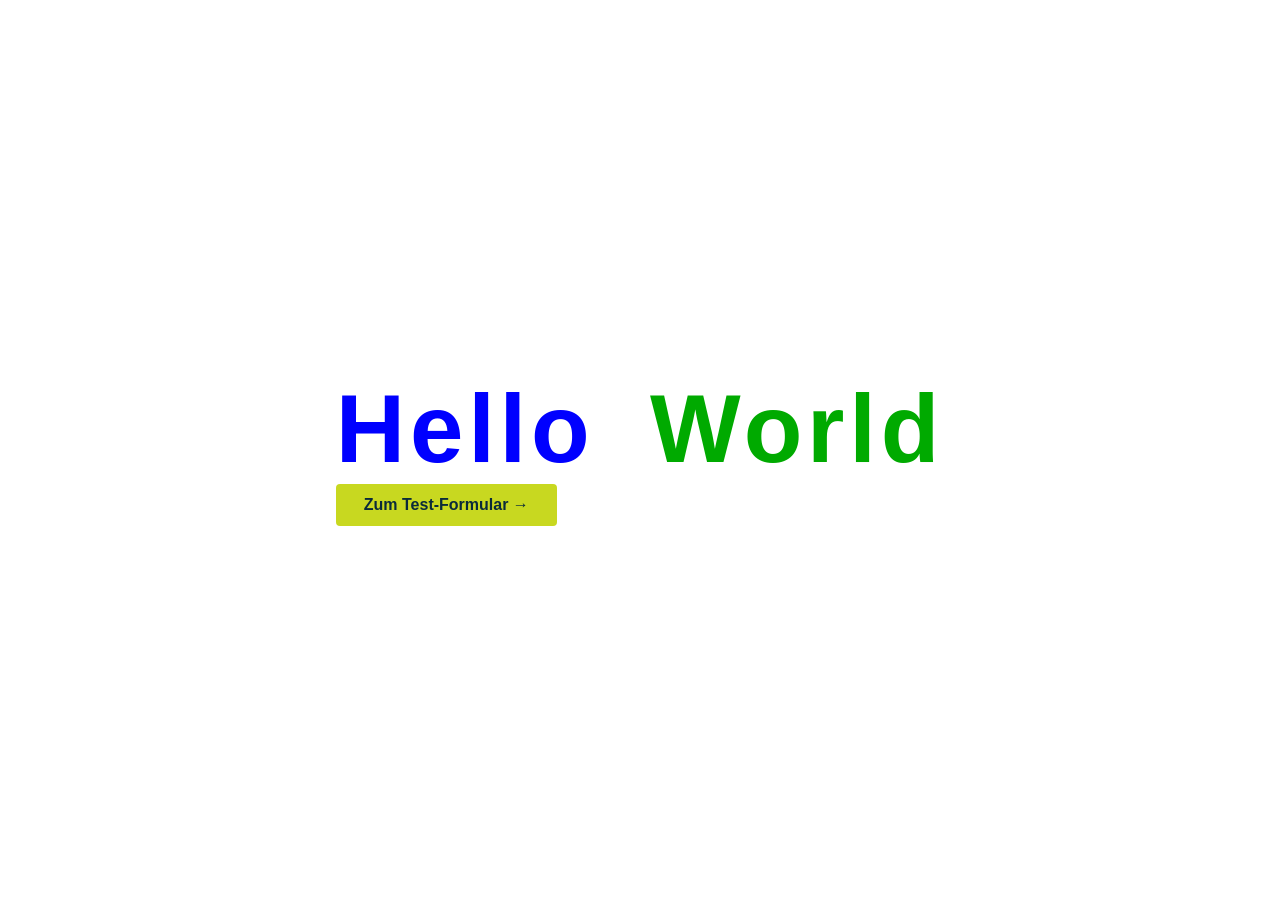
<file: src/index.html>
<!DOCTYPE html>
<html lang="de">
<head>
  <meta charset="UTF-8" />
  <meta name="viewport" content="width=device-width, initial-scale=1.0" />
  <meta http-equiv="X-Content-Type-Options" content="nosniff" />
  <meta http-equiv="X-Frame-Options" content="DENY" />
  <meta http-equiv="Content-Security-Policy" content="default-src 'self'; style-src 'self' 'unsafe-inline'; script-src 'none';" />
  <title>Hello World</title>
  <link rel="stylesheet" href="style.css" />
</head>
<body>
  <main>
    <h1>
      <span class="hello">Hello</span>
      <span class="world">World</span>
    </h1>
    <a href="test-formular.html" class="btn">Zum Test-Formular →</a>
  </main>
</body>
</html>
</file>
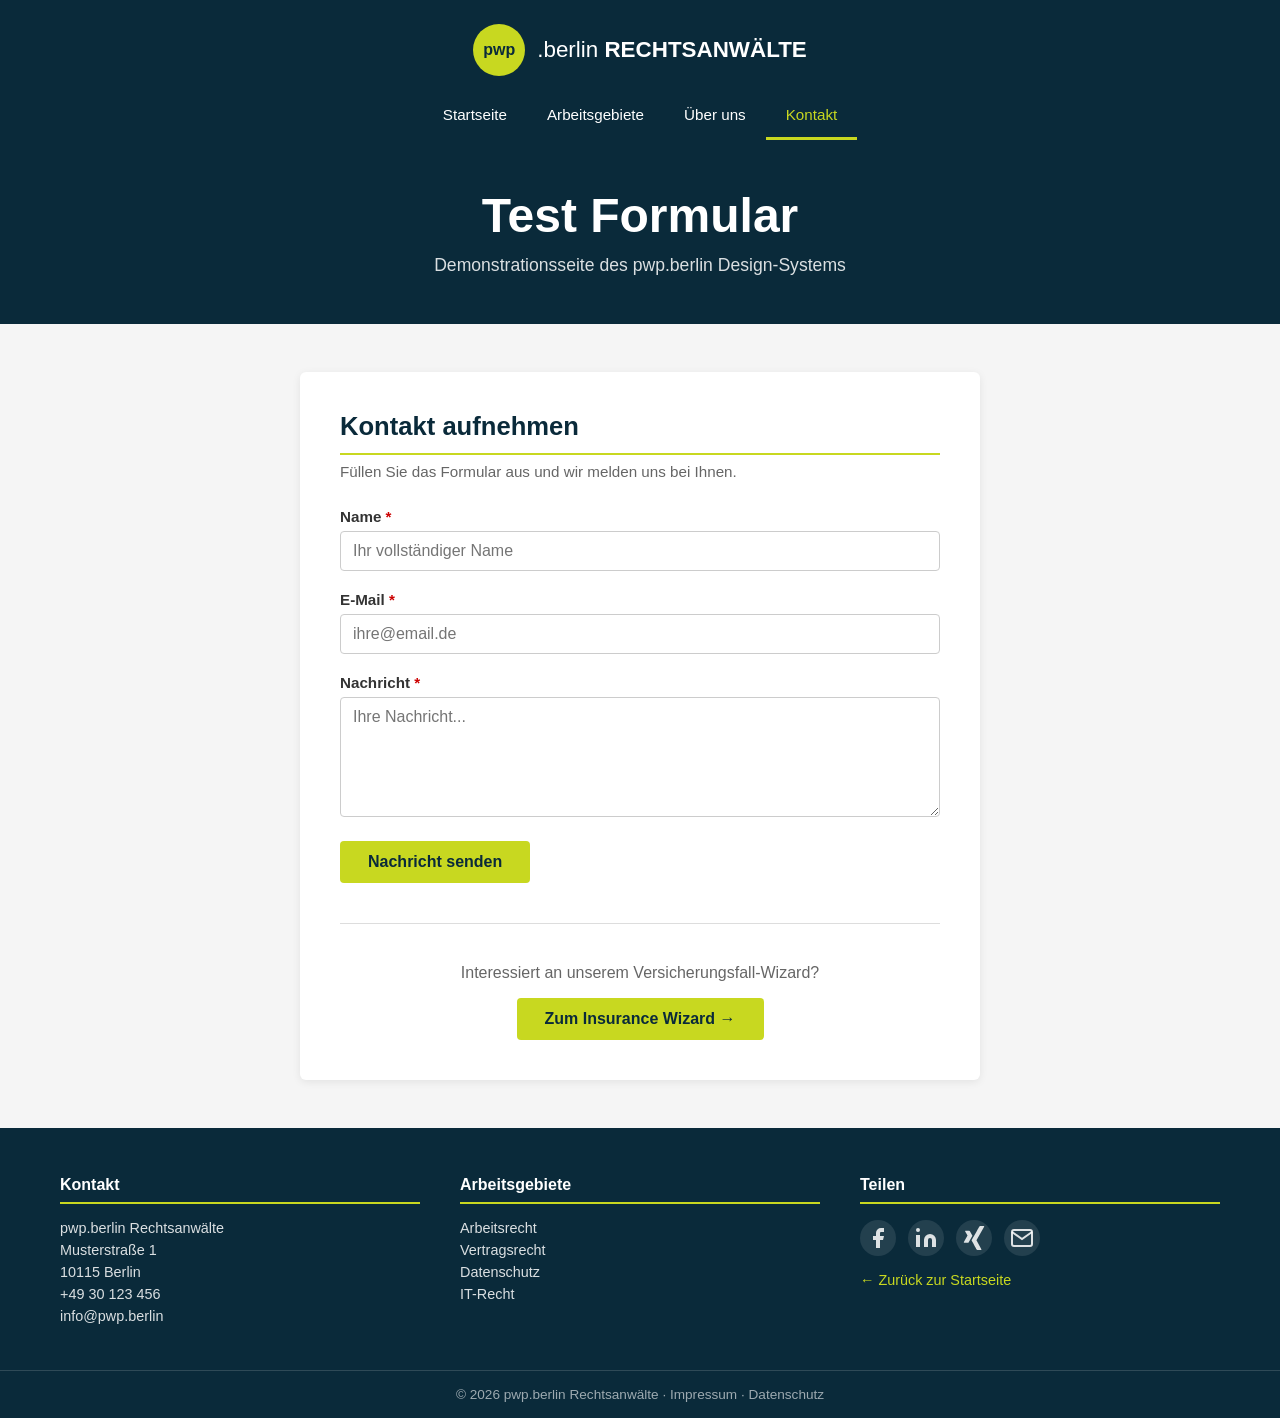
<file: src/test-formular.html>
<!DOCTYPE html>
<html lang="de">
<head>
  <meta charset="UTF-8" />
  <meta name="viewport" content="width=device-width, initial-scale=1.0" />
  <meta http-equiv="X-Content-Type-Options" content="nosniff" />
  <meta http-equiv="X-Frame-Options" content="DENY" />
  <meta http-equiv="Content-Security-Policy" content="default-src 'self'; style-src 'self' 'unsafe-inline'; script-src 'none';" />
  <title>Test Formular – pwp.berlin Rechtsanwälte</title>
  <link rel="stylesheet" href="pwp-style.css" />
</head>
<body>

  <!-- HEADER -->
  <header class="site-header">
    <div class="header-inner">
      <div class="logo">
        <span class="logo-circle">pwp</span>
        <span class="logo-text">.berlin <strong>RECHTSANWÄLTE</strong></span>
      </div>
      <nav class="main-nav" aria-label="Hauptnavigation">
        <ul>
          <li><a href="#">Startseite</a></li>
          <li><a href="#">Arbeitsgebiete</a></li>
          <li><a href="#">Über uns</a></li>
          <li><a href="#" aria-current="page">Kontakt</a></li>
        </ul>
      </nav>
    </div>
  </header>

  <!-- HERO -->
  <section class="hero">
    <div class="container">
      <h1>Test Formular</h1>
      <p>Demonstrationsseite des pwp.berlin Design-Systems</p>
    </div>
  </section>

  <!-- CONTENT -->
  <main class="content">
    <div class="container">
      <div class="form-card">
        <h2>Kontakt aufnehmen</h2>
        <p class="form-intro">Füllen Sie das Formular aus und wir melden uns bei Ihnen.</p>

        <form action="#" method="post" novalidate>
          <div class="form-group">
            <label for="name">Name <span class="required" aria-hidden="true">*</span></label>
            <input
              type="text"
              id="name"
              name="name"
              placeholder="Ihr vollständiger Name"
              required
              autocomplete="name"
              aria-required="true"
            />
          </div>

          <div class="form-group">
            <label for="email">E-Mail <span class="required" aria-hidden="true">*</span></label>
            <input
              type="email"
              id="email"
              name="email"
              placeholder="ihre@email.de"
              required
              autocomplete="email"
              aria-required="true"
            />
          </div>

          <div class="form-group">
            <label for="nachricht">Nachricht <span class="required" aria-hidden="true">*</span></label>
            <textarea
              id="nachricht"
              name="nachricht"
              rows="5"
              placeholder="Ihre Nachricht..."
              required
              aria-required="true"
            ></textarea>
          </div>

          <button type="submit" class="btn-primary">Nachricht senden</button>
        </form>

        <div style="margin-top: 40px; padding-top: 40px; border-top: 1px solid #ddd; text-align: center;">
          <p style="color: #666; margin-bottom: 16px;">Interessiert an unserem Versicherungsfall-Wizard?</p>
          <a href="wizard.html" class="btn-primary" style="display: inline-block;">Zum Insurance Wizard →</a>
        </div>
      </div>
    </div>
  </main>

  <!-- FOOTER -->
  <footer class="site-footer">
    <div class="container footer-grid">

      <div class="footer-col">
        <h3>Kontakt</h3>
        <p>pwp.berlin Rechtsanwälte</p>
        <p>Musterstraße 1</p>
        <p>10115 Berlin</p>
        <p><a href="tel:+4930123456">+49 30 123 456</a></p>
        <p><a href="mailto:info@pwp.berlin">info@pwp.berlin</a></p>
      </div>

      <div class="footer-col">
        <h3>Arbeitsgebiete</h3>
        <ul>
          <li><a href="#">Arbeitsrecht</a></li>
          <li><a href="#">Vertragsrecht</a></li>
          <li><a href="#">Datenschutz</a></li>
          <li><a href="#">IT-Recht</a></li>
        </ul>
      </div>

      <div class="footer-col">
        <h3>Teilen</h3>
        <div class="social-icons">
          <a href="#" aria-label="Facebook" class="social-icon">
            <svg xmlns="http://www.w3.org/2000/svg" viewBox="0 0 24 24" fill="currentColor" width="24" height="24"><path d="M18 2h-3a5 5 0 0 0-5 5v3H7v4h3v8h4v-8h3l1-4h-4V7a1 1 0 0 1 1-1h3z"/></svg>
          </a>
          <a href="#" aria-label="LinkedIn" class="social-icon">
            <svg xmlns="http://www.w3.org/2000/svg" viewBox="0 0 24 24" fill="currentColor" width="24" height="24"><path d="M16 8a6 6 0 0 1 6 6v7h-4v-7a2 2 0 0 0-2-2 2 2 0 0 0-2 2v7h-4v-7a6 6 0 0 1 6-6zM2 9h4v12H2z"/><circle cx="4" cy="4" r="2"/></svg>
          </a>
          <a href="#" aria-label="XING" class="social-icon">
            <svg xmlns="http://www.w3.org/2000/svg" viewBox="0 0 24 24" fill="currentColor" width="24" height="24"><path d="M18.188 0c-.517 0-.741.325-.927.66 0 0-7.455 13.224-7.702 13.657.015.024 4.919 9.023 4.919 9.023.17.308.436.66.967.66h3.454c.211 0 .375-.078.463-.22.089-.151.089-.346-.009-.536l-4.879-8.916c-.004-.006-.004-.016 0-.022L22.139.756c.095-.191.097-.387.006-.535C22.056.078 21.894 0 21.686 0h-3.498zM3.648 4.74c-.211 0-.385.074-.473.216-.09.149-.078.339.02.531l2.34 4.05c.004.01.004.016 0 .021L1.86 16.051c-.099.188-.093.381 0 .529.085.142.254.22.465.22h3.445c.528 0 .8-.362.96-.655l3.71-6.494-2.397-4.155c-.166-.29-.427-.656-.959-.656H3.648v-.1z"/></svg>
          </a>
          <a href="mailto:info@pwp.berlin" aria-label="E-Mail" class="social-icon">
            <svg xmlns="http://www.w3.org/2000/svg" viewBox="0 0 24 24" fill="none" stroke="currentColor" stroke-width="2" width="24" height="24"><path d="M4 4h16c1.1 0 2 .9 2 2v12c0 1.1-.9 2-2 2H4c-1.1 0-2-.9-2-2V6c0-1.1.9-2 2-2z"/><polyline points="22,6 12,13 2,6"/></svg>
          </a>
        </div>
        <p class="footer-back"><a href="index.html">← Zurück zur Startseite</a></p>
      </div>

    </div>
    <div class="footer-bottom">
      <p>© 2026 pwp.berlin Rechtsanwälte · <a href="#">Impressum</a> · <a href="#">Datenschutz</a></p>
    </div>
  </footer>

</body>
</html>
</file>
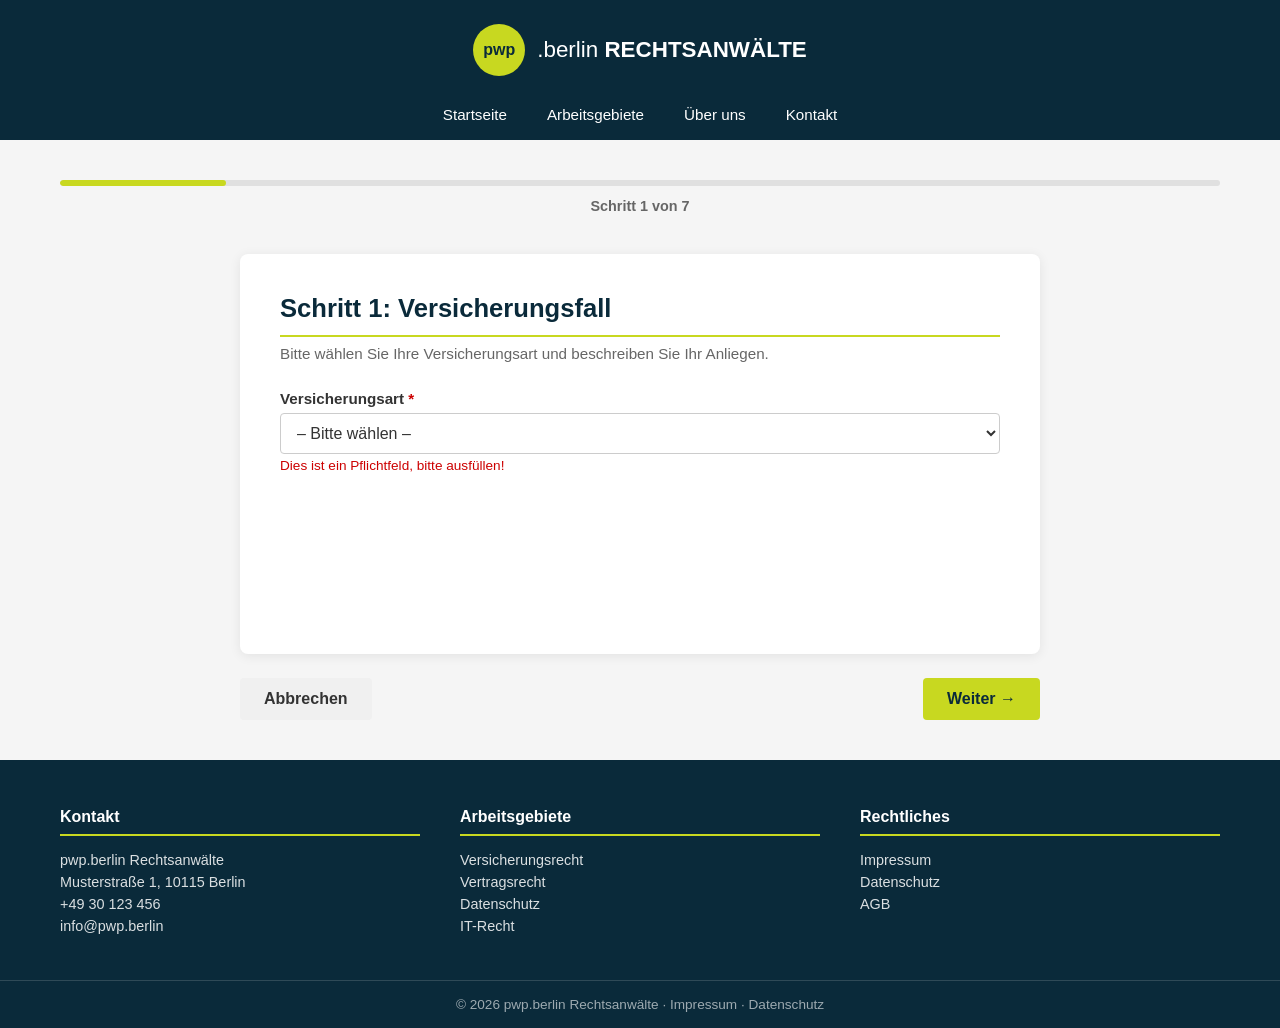
<file: src/wizard.html>
<!DOCTYPE html>
<html lang="de">
<head>
  <meta charset="UTF-8" />
  <meta name="viewport" content="width=device-width, initial-scale=1.0" />
  <meta http-equiv="X-Content-Type-Options" content="nosniff" />
  <meta http-equiv="X-Frame-Options" content="DENY" />
  <meta http-equiv="Content-Security-Policy" content="default-src 'self'; style-src 'self' 'unsafe-inline'; script-src 'self';" />
  <title>Versicherungsfall melden – pwp.berlin Rechtsanwälte</title>
  <link rel="stylesheet" href="pwp-style.css" />
  <link rel="stylesheet" href="wizard.css" />
</head>
<body>

  <!-- HEADER -->
  <header class="site-header">
    <div class="header-inner">
      <div class="logo">
        <span class="logo-circle">pwp</span>
        <span class="logo-text">.berlin <strong>RECHTSANWÄLTE</strong></span>
      </div>
      <nav class="main-nav" aria-label="Hauptnavigation">
        <ul>
          <li><a href="index.html">Startseite</a></li>
          <li><a href="#">Arbeitsgebiete</a></li>
          <li><a href="#">Über uns</a></li>
          <li><a href="test-formular.html">Kontakt</a></li>
        </ul>
      </nav>
    </div>
  </header>

  <!-- SESSION TIMEOUT WARNING -->
  <div id="timeout-warning" class="timeout-warning" role="alert" aria-live="assertive" hidden>
    <div class="timeout-warning-inner">
      <span>⚠️ Ihre Sitzung läuft in <strong id="timeout-countdown">2:00</strong> Minuten ab. Klicken Sie auf "Verlängern" um fortzufahren.</span>
      <button id="timeout-extend-btn" class="btn-extend">Verlängern</button>
    </div>
  </div>

  <!-- SESSION EXPIRED MODAL -->
  <div id="session-expired-modal" class="modal-overlay" hidden role="dialog" aria-modal="true" aria-labelledby="expired-title">
    <div class="modal-box">
      <h2 id="expired-title">⏱️ Sitzung abgelaufen</h2>
      <p>Ihre Sitzung ist abgelaufen. Ihre bisherigen Daten gehen leider verloren. Bitte starten Sie den Vorgang erneut.</p>
      <button onclick="location.reload()" class="btn-primary">Neu starten</button>
    </div>
  </div>

  <!-- WIZARD MAIN -->
  <main class="wizard-main">
    <div class="container">

      <!-- PROGRESS BAR -->
      <div class="progress-container" id="progress-container">
        <div class="progress-steps" id="progress-steps"></div>
        <div class="progress-bar-track">
          <div class="progress-bar-fill" id="progress-bar-fill"></div>
        </div>
        <div class="progress-label" id="progress-label">Schritt 1 von 6</div>
      </div>

      <!-- WIZARD STEPS -->
      <div class="wizard-card" id="wizard-card">

        <!-- STEP 1: Versicherungsfall -->
        <div class="wizard-step" id="step-1">
          <h2 class="step-title">Schritt 1: Versicherungsfall</h2>
          <p class="step-desc">Bitte wählen Sie Ihre Versicherungsart und beschreiben Sie Ihr Anliegen.</p>

          <div class="form-group">
            <label for="insurance-type">Versicherungsart <span class="required">*</span></label>
            <select id="insurance-type" name="insurance-type" required aria-required="true">
              <option value="">– Bitte wählen –</option>
              <option value="pkv">Private Krankenversicherung</option>
              <option value="kfz">KFZ-Versicherung</option>
              <option value="rechtsschutz">Rechtsschutzversicherung</option>
              <option value="haftpflicht">Haftpflichtversicherung</option>
              <option value="kreditausfall">Kreditausfallversicherung</option>
            </select>
            <span class="field-error" id="insurance-type-error" hidden>Dies ist ein Pflichtfeld, bitte ausfüllen!</span>
          </div>

          <div class="form-group" id="problem-group" hidden>
            <label for="problem-type">Problem / Anliegen <span class="required">*</span></label>
            <select id="problem-type" name="problem-type" required aria-required="true">
              <option value="">– Bitte wählen –</option>
            </select>
            <span class="field-error" id="problem-type-error" hidden>Dies ist ein Pflichtfeld, bitte ausfüllen!</span>
          </div>

          <div class="hint-box" id="hint-box" hidden>
            <span class="hint-icon">ℹ️</span>
            <span id="hint-text"></span>
          </div>

          <div class="not-relevant-box" id="not-relevant-box" hidden>
            <span class="warn-icon">⚠️</span>
            <p>Wir können diesen Fall leider nicht bearbeiten. Die Kreditausfallversicherung liegt nicht in unserem Tätigkeitsbereich. Bitte wenden Sie sich an einen spezialisierten Anbieter.</p>
            <a href="index.html" class="btn-secondary">Zurück zur Startseite</a>
          </div>
        </div>

        <!-- STEP 2: Persönliche Daten -->
        <div class="wizard-step" id="step-2" hidden>
          <h2 class="step-title">Schritt 2: Persönliche Angaben</h2>
          <p class="step-desc">Bitte geben Sie Ihre persönlichen Daten ein.</p>

          <div class="form-group">
            <label for="first-name">Vorname <span class="required">*</span></label>
            <input type="text" id="first-name" name="first-name" autocomplete="given-name" aria-required="true" placeholder="Ihr Vorname" />
            <span class="field-error" id="first-name-error" hidden>Dies ist ein Pflichtfeld, bitte ausfüllen!</span>
          </div>
          <div class="form-group">
            <label for="last-name">Nachname <span class="required">*</span></label>
            <input type="text" id="last-name" name="last-name" autocomplete="family-name" aria-required="true" placeholder="Ihr Nachname" />
            <span class="field-error" id="last-name-error" hidden>Dies ist ein Pflichtfeld, bitte ausfüllen!</span>
          </div>
          <div class="form-group">
            <label for="email">E-Mail <span class="required">*</span></label>
            <input type="email" id="email" name="email" autocomplete="email" aria-required="true" placeholder="ihre@email.de" />
            <span class="field-error" id="email-error" hidden>Dies ist ein Pflichtfeld, bitte ausfüllen!</span>
          </div>
          <div class="form-group">
            <label for="phone">Telefon <span class="required">*</span></label>
            <input type="tel" id="phone" name="phone" autocomplete="tel" aria-required="true" placeholder="+49 30 123456" />
            <span class="field-error" id="phone-error" hidden>Dies ist ein Pflichtfeld, bitte ausfüllen!</span>
          </div>
        </div>

        <!-- STEP 3: Versicherungsdaten -->
        <div class="wizard-step" id="step-3" hidden>
          <h2 class="step-title">Schritt 3: Versicherungsdaten</h2>
          <p class="step-desc">Bitte geben Sie die Daten Ihrer Versicherung ein.</p>

          <div class="form-group">
            <label for="insurance-company">Versicherungsgesellschaft <span class="required">*</span></label>
            <input type="text" id="insurance-company" name="insurance-company" aria-required="true" placeholder="z.B. Allianz, AXA, ..." />
            <span class="field-error" id="insurance-company-error" hidden>Dies ist ein Pflichtfeld, bitte ausfüllen!</span>
          </div>
          <div class="form-group">
            <label for="policy-number">Versicherungsnummer <span class="required">*</span></label>
            <input type="text" id="policy-number" name="policy-number" aria-required="true" placeholder="z.B. 123-456-789" />
            <span class="field-error" id="policy-number-error" hidden>Dies ist ein Pflichtfeld, bitte ausfüllen!</span>
          </div>
          <div class="form-group">
            <label for="incident-date">Datum des Vorfalls <span class="required">*</span></label>
            <input type="date" id="incident-date" name="incident-date" aria-required="true" />
            <span class="field-error" id="incident-date-error" hidden>Dies ist ein Pflichtfeld, bitte ausfüllen!</span>
          </div>
        </div>

        <!-- STEP 4: Fallbeschreibung -->
        <div class="wizard-step" id="step-4" hidden>
          <h2 class="step-title">Schritt 4: Fallbeschreibung</h2>
          <p class="step-desc">Beschreiben Sie Ihren Fall so ausführlich wie möglich.</p>

          <div class="form-group">
            <label for="case-description">Beschreibung des Falls <span class="required">*</span></label>
            <textarea id="case-description" name="case-description" rows="6" aria-required="true" placeholder="Bitte beschreiben Sie Ihren Fall ausführlich..."></textarea>
            <span class="field-error" id="case-description-error" hidden>Dies ist ein Pflichtfeld, bitte ausfüllen!</span>
          </div>
          <div class="form-group">
            <label for="desired-outcome">Gewünschtes Ergebnis <span class="required">*</span></label>
            <input type="text" id="desired-outcome" name="desired-outcome" aria-required="true" placeholder="Was erhoffen Sie sich?" />
            <span class="field-error" id="desired-outcome-error" hidden>Dies ist ein Pflichtfeld, bitte ausfüllen!</span>
          </div>
        </div>

        <!-- STEP 5: Weitere Angaben (nur bei KFZ Unfall) -->
        <div class="wizard-step" id="step-5" hidden>
          <h2 class="step-title">Schritt 5: Weitere Angaben</h2>
          <p class="step-desc" id="step5-desc">Bitte machen Sie weitere Angaben zu Ihrem Fall.</p>

          <div class="form-group">
            <label for="additional-info">Zusätzliche Informationen <span class="required">*</span></label>
            <textarea id="additional-info" name="additional-info" rows="4" aria-required="true" placeholder="Weitere relevante Informationen..."></textarea>
            <span class="field-error" id="additional-info-error" hidden>Dies ist ein Pflichtfeld, bitte ausfüllen!</span>
          </div>
          <div class="form-group">
            <label for="witness">Zeugen / Beteiligte <span class="required">*</span></label>
            <input type="text" id="witness" name="witness" aria-required="true" placeholder="Namen und Kontaktdaten falls vorhanden, sonst 'keine'" />
            <span class="field-error" id="witness-error" hidden>Dies ist ein Pflichtfeld, bitte ausfüllen!</span>
          </div>
        </div>

        <!-- STEP 6: Zustimmung & Datenschutz -->
        <div class="wizard-step" id="step-6" hidden>
          <h2 class="step-title">Schritt 6: Zustimmung & Datenschutz</h2>
          <p class="step-desc">Bitte überprüfen Sie Ihre Angaben und stimmen Sie der Datenspeicherung zu.</p>

          <div class="summary-box" id="summary-preview"></div>

          <div class="form-group checkbox-group">
            <label class="checkbox-label">
              <input type="checkbox" id="consent-checkbox" name="consent" aria-required="true" />
              <span>Ich stimme der Speicherung meiner Daten gemäß der <a href="#" target="_blank">Datenschutzerklärung</a> zu. <span class="required">*</span></span>
            </label>
            <span class="field-error" id="consent-error" hidden>Dies ist ein Pflichtfeld, bitte ausfüllen!</span>
          </div>

          <div class="backend-error" id="backend-error" hidden>
            <span>❌ Fehler beim Speichern. Bitte versuchen Sie es später erneut.</span>
          </div>
        </div>

        <!-- STEP 7: SUCCESS -->
        <div class="wizard-step" id="step-7" hidden>
          <div class="success-content">
            <div class="success-icon">✅</div>
            <h2>Ihr Antrag wurde erfolgreich übermittelt!</h2>
            <p>Vielen Dank für Ihre Anfrage. Wir werden uns so schnell wie möglich bei Ihnen melden.</p>

            <div class="process-id-box">
              <p class="process-id-label">Ihre ProzessID:</p>
              <p class="process-id-value" id="process-id-display"></p>
              <div class="process-id-actions">
                <button class="btn-secondary" id="copy-process-id">📋 Kopieren</button>
                <button class="btn-secondary" onclick="window.print()">🖨️ Drucken</button>
              </div>
              <p class="copy-confirm" id="copy-confirm" hidden>✅ Kopiert!</p>
            </div>

            <div class="success-summary" id="success-summary"></div>
            <a href="index.html" class="btn-primary" style="display:inline-block;margin-top:24px;">Zurück zur Startseite</a>
          </div>
        </div>

      </div><!-- end wizard-card -->

      <!-- NAVIGATION BUTTONS -->
      <div class="wizard-nav" id="wizard-nav">
        <button class="btn-cancel" id="cancel-btn" onclick="confirmCancel()">Abbrechen</button>
        <div class="wizard-nav-right">
          <button class="btn-secondary" id="back-btn" hidden onclick="wizardBack()">← Zurück</button>
          <button class="btn-primary" id="next-btn" onclick="wizardNext()">Weiter →</button>
        </div>
      </div>

    </div>
  </main>

  <!-- FOOTER -->
  <footer class="site-footer">
    <div class="container footer-grid">
      <div class="footer-col">
        <h3>Kontakt</h3>
        <p>pwp.berlin Rechtsanwälte</p>
        <p>Musterstraße 1, 10115 Berlin</p>
        <p><a href="tel:+4930123456">+49 30 123 456</a></p>
        <p><a href="mailto:info@pwp.berlin">info@pwp.berlin</a></p>
      </div>
      <div class="footer-col">
        <h3>Arbeitsgebiete</h3>
        <ul>
          <li><a href="#">Versicherungsrecht</a></li>
          <li><a href="#">Vertragsrecht</a></li>
          <li><a href="#">Datenschutz</a></li>
          <li><a href="#">IT-Recht</a></li>
        </ul>
      </div>
      <div class="footer-col">
        <h3>Rechtliches</h3>
        <ul>
          <li><a href="#">Impressum</a></li>
          <li><a href="#">Datenschutz</a></li>
          <li><a href="#">AGB</a></li>
        </ul>
      </div>
    </div>
    <div class="footer-bottom">
      <p>© 2026 pwp.berlin Rechtsanwälte · <a href="#">Impressum</a> · <a href="#">Datenschutz</a></p>
    </div>
  </footer>

  <script src="wizard.js"></script>
</body>
</html>
</file>
<file: src/style.css>
/* KAN-6 - Hello World Styling */
*, *::before, *::after {
  box-sizing: border-box;
  margin: 0;
  padding: 0;
}

body {
  display: flex;
  justify-content: center;
  align-items: center;
  min-height: 100vh;
  background-color: #ffffff;
  font-family: Arial, Helvetica, sans-serif;
  flex-direction: column;
  gap: 2rem;
}

@media (prefers-color-scheme: dark) {
  body { background-color: #1a1a1a; }
}

h1 {
  font-size: clamp(2rem, 8vw, 6rem);
  font-weight: bold;
  letter-spacing: 0.05em;
}

.hello { color: #0000FF; }
.world { color: #00AA00; margin-left: 0.25em; }

.btn {
  display: inline-block;
  background-color: #c8d820;
  color: #0a2a3a;
  padding: 12px 28px;
  border-radius: 4px;
  text-decoration: none;
  font-weight: bold;
  font-size: 1rem;
  transition: background-color 0.2s;
}

.btn:hover {
  background-color: #d8e830;
}
</file>
<file: src/pwp-style.css>
/* KAN-7 - pwp.berlin Design System */

/* ===== RESET & BASE ===== */
*, *::before, *::after {
  box-sizing: border-box;
  margin: 0;
  padding: 0;
}

:root {
  --color-petrol: #0a2a3a;
  --color-lime: #c8d820;
  --color-lime-hover: #d8e830;
  --color-bg: #f5f5f5;
  --color-white: #ffffff;
  --color-text: #333333;
  --color-border: #cccccc;
  --max-width: 1200px;
  --font: 'Helvetica Neue', Helvetica, Arial, sans-serif;
}

html { scroll-behavior: smooth; }

body {
  font-family: var(--font);
  font-size: 16px;
  color: var(--color-text);
  background-color: var(--color-bg);
  min-height: 100vh;
  display: flex;
  flex-direction: column;
}

a { color: var(--color-lime); text-decoration: none; }
a:hover { text-decoration: underline; }

ul { list-style: none; }

.container {
  max-width: var(--max-width);
  margin: 0 auto;
  padding: 0 20px;
}

/* ===== HEADER ===== */
.site-header {
  background-color: var(--color-petrol);
  padding: 0 20px;
}

.header-inner {
  max-width: var(--max-width);
  margin: 0 auto;
  display: flex;
  flex-direction: column;
  align-items: center;
  padding: 24px 0 0;
  gap: 16px;
}

.logo {
  display: flex;
  align-items: center;
  gap: 12px;
  color: var(--color-white);
  font-size: 1.4rem;
}

.logo-circle {
  background-color: var(--color-lime);
  color: var(--color-petrol);
  font-weight: bold;
  border-radius: 50%;
  width: 52px;
  height: 52px;
  display: flex;
  align-items: center;
  justify-content: center;
  font-size: 1rem;
  flex-shrink: 0;
}

.logo-text { color: var(--color-white); }
.logo-text strong { font-weight: 800; }

.main-nav ul {
  display: flex;
  gap: 0;
}

.main-nav a {
  color: var(--color-white);
  padding: 14px 20px;
  display: block;
  font-size: 0.95rem;
  border-bottom: 3px solid transparent;
  transition: border-color 0.2s, color 0.2s;
}

.main-nav a:hover,
.main-nav a[aria-current="page"] {
  border-bottom-color: var(--color-lime);
  color: var(--color-lime);
  text-decoration: none;
}

/* ===== HERO ===== */
.hero {
  background-color: var(--color-petrol);
  color: var(--color-white);
  padding: 48px 20px;
  text-align: center;
}

.hero h1 {
  font-size: clamp(1.8rem, 4vw, 3rem);
  font-weight: 800;
  margin-bottom: 12px;
}

.hero p {
  font-size: 1.1rem;
  opacity: 0.85;
}

/* ===== CONTENT ===== */
.content {
  flex: 1;
  padding: 48px 20px;
}

.form-card {
  background-color: var(--color-white);
  border-radius: 6px;
  padding: 40px;
  max-width: 680px;
  margin: 0 auto;
  box-shadow: 0 2px 8px rgba(0,0,0,0.08);
}

.form-card h2 {
  font-size: 1.6rem;
  color: var(--color-petrol);
  margin-bottom: 8px;
  padding-bottom: 12px;
  border-bottom: 2px solid var(--color-lime);
}

.form-intro {
  color: #666;
  margin-bottom: 28px;
  font-size: 0.95rem;
}

.form-group {
  margin-bottom: 20px;
}

.form-group label {
  display: block;
  font-weight: 600;
  margin-bottom: 6px;
  color: var(--color-text);
  font-size: 0.95rem;
}

.required { color: #cc0000; }

.form-group input,
.form-group textarea {
  width: 100%;
  padding: 10px 12px;
  border: 1px solid var(--color-border);
  border-radius: 4px;
  font-family: var(--font);
  font-size: 1rem;
  color: var(--color-text);
  background-color: var(--color-white);
  transition: border-color 0.2s, box-shadow 0.2s;
}

.form-group input:focus,
.form-group textarea:focus {
  outline: none;
  border-color: var(--color-lime);
  box-shadow: 0 0 0 3px rgba(200, 216, 32, 0.25);
}

.form-group textarea {
  resize: vertical;
  min-height: 120px;
}

.btn-primary {
  background-color: var(--color-lime);
  color: var(--color-petrol);
  border: none;
  padding: 12px 28px;
  border-radius: 4px;
  font-size: 1rem;
  font-weight: 700;
  cursor: pointer;
  font-family: var(--font);
  transition: background-color 0.2s;
}

.btn-primary:hover {
  background-color: var(--color-lime-hover);
}

/* ===== FOOTER ===== */
.site-footer {
  background-color: var(--color-petrol);
  color: var(--color-white);
  padding-top: 48px;
}

.footer-grid {
  display: grid;
  grid-template-columns: repeat(3, 1fr);
  gap: 40px;
  padding-bottom: 40px;
}

.footer-col h3 {
  font-size: 1rem;
  font-weight: 700;
  margin-bottom: 16px;
  padding-bottom: 8px;
  border-bottom: 2px solid var(--color-lime);
  color: var(--color-white);
}

.footer-col p,
.footer-col li {
  font-size: 0.9rem;
  margin-bottom: 6px;
  color: rgba(255,255,255,0.85);
}

.footer-col a {
  color: rgba(255,255,255,0.85);
}

.footer-col a:hover {
  color: var(--color-lime);
}

.social-icons {
  display: flex;
  gap: 12px;
  margin-bottom: 16px;
}

.social-icon {
  color: var(--color-white);
  display: flex;
  align-items: center;
  justify-content: center;
  width: 36px;
  height: 36px;
  border-radius: 50%;
  background-color: rgba(255,255,255,0.1);
  transition: background-color 0.2s, color 0.2s;
}

.social-icon:hover {
  background-color: var(--color-lime);
  color: var(--color-petrol);
  text-decoration: none;
}

.footer-back a {
  color: var(--color-lime);
  font-size: 0.9rem;
}

.footer-bottom {
  border-top: 1px solid rgba(255,255,255,0.15);
  text-align: center;
  padding: 16px 20px;
  font-size: 0.85rem;
  color: rgba(255,255,255,0.6);
}

.footer-bottom a {
  color: rgba(255,255,255,0.6);
}

.footer-bottom a:hover {
  color: var(--color-lime);
}

/* ===== RESPONSIVE ===== */
@media (max-width: 1024px) {
  .footer-grid {
    grid-template-columns: repeat(2, 1fr);
  }
}

@media (max-width: 768px) {
  .header-inner {
    align-items: flex-start;
    padding: 16px 0 0;
  }

  .main-nav ul {
    flex-wrap: wrap;
  }

  .main-nav a {
    padding: 10px 14px;
    font-size: 0.9rem;
  }

  .hero { padding: 32px 20px; }

  .form-card {
    padding: 24px 20px;
  }

  .footer-grid {
    grid-template-columns: 1fr;
    gap: 24px;
  }

  .social-icons {
    flex-wrap: wrap;
  }
}
</file>
<file: src/wizard.css>
/* KAN-8 - Multi-Step Insurance Wizard */

:root {
  --color-petrol: #0a2a3a;
  --color-lime: #c8d820;
  --color-lime-hover: #d8e830;
  --color-bg: #f5f5f5;
  --color-white: #ffffff;
  --color-text: #333333;
  --color-border: #cccccc;
  --color-error: #cc0000;
  --color-success: #00aa00;
}

/* ===== WIZARD MAIN ===== */
.wizard-main {
  flex: 1;
  padding: 40px 20px;
  background-color: var(--color-bg);
}

/* ===== PROGRESS BAR ===== */
.progress-container {
  margin-bottom: 40px;
}

.progress-bar-track {
  height: 6px;
  background-color: #e0e0e0;
  border-radius: 3px;
  overflow: hidden;
  margin-bottom: 12px;
}

.progress-bar-fill {
  height: 100%;
  background-color: var(--color-lime);
  border-radius: 3px;
  transition: width 0.3s ease;
  width: 0%;
}

.progress-label {
  text-align: center;
  font-size: 0.9rem;
  color: #666;
  font-weight: 600;
}

/* ===== WIZARD CARD ===== */
.wizard-card {
  background-color: var(--color-white);
  border-radius: 8px;
  padding: 40px;
  max-width: 800px;
  margin: 0 auto 24px;
  box-shadow: 0 2px 12px rgba(0,0,0,0.08);
  min-height: 400px;
}

.wizard-step {
  display: none;
}

.wizard-step[style*="display: block"],
.wizard-step:not([hidden]) {
  display: block;
  animation: fadeIn 0.3s ease;
}

@keyframes fadeIn {
  from { opacity: 0; }
  to { opacity: 1; }
}

.step-title {
  font-size: 1.6rem;
  color: var(--color-petrol);
  margin-bottom: 8px;
  padding-bottom: 12px;
  border-bottom: 2px solid var(--color-lime);
}

.step-desc {
  color: #666;
  margin-bottom: 28px;
  font-size: 0.95rem;
}

/* ===== FORM GROUPS ===== */
.form-group {
  margin-bottom: 24px;
}

.form-group label {
  display: block;
  font-weight: 600;
  margin-bottom: 6px;
  color: var(--color-text);
  font-size: 0.95rem;
}

.required {
  color: var(--color-error);
}

.form-group input,
.form-group select,
.form-group textarea {
  width: 100%;
  padding: 10px 12px;
  border: 1px solid var(--color-border);
  border-radius: 4px;
  font-family: inherit;
  font-size: 1rem;
  color: var(--color-text);
  background-color: var(--color-white);
  transition: border-color 0.2s, box-shadow 0.2s;
}

.form-group input:focus,
.form-group select:focus,
.form-group textarea:focus {
  outline: none;
  border-color: var(--color-lime);
  box-shadow: 0 0 0 3px rgba(200, 216, 32, 0.25);
}

.form-group input.error,
.form-group select.error,
.form-group textarea.error {
  border-color: var(--color-error);
  box-shadow: 0 0 0 3px rgba(204, 0, 0, 0.15);
}

.form-group textarea {
  resize: vertical;
  min-height: 120px;
}

.field-error {
  display: block;
  color: var(--color-error);
  font-size: 0.85rem;
  margin-top: 4px;
  font-weight: 500;
}

/* ===== CHECKBOX GROUP ===== */
.checkbox-group {
  margin-top: 24px;
  padding-top: 24px;
  border-top: 1px solid var(--color-border);
}

.checkbox-label {
  display: flex;
  align-items: flex-start;
  gap: 12px;
  cursor: pointer;
  font-weight: normal;
  color: var(--color-text);
}

.checkbox-label input[type="checkbox"] {
  width: auto;
  height: auto;
  margin-top: 4px;
  cursor: pointer;
}

.checkbox-label span {
  line-height: 1.4;
}

.checkbox-label a {
  color: var(--color-lime);
  text-decoration: underline;
}

/* ===== HINT & WARNING BOXES ===== */
.hint-box,
.not-relevant-box,
.backend-error {
  margin: 20px 0;
  padding: 16px;
  border-radius: 4px;
}

.hint-box {
  background-color: #e8f4f8;
  border-left: 4px solid #0288d1;
  color: #0288d1;
}

.hint-icon {
  margin-right: 8px;
  font-weight: bold;
}

.not-relevant-box {
  background-color: #fff3cd;
  border-left: 4px solid #ffc107;
  color: #856404;
}

.warn-icon {
  margin-right: 8px;
  font-size: 1.1rem;
}

.not-relevant-box p {
  margin-bottom: 16px;
}

.backend-error {
  background-color: #f8d7da;
  border-left: 4px solid var(--color-error);
  color: #721c24;
}

/* ===== SUMMARY BOX ===== */
.summary-box {
  background-color: var(--color-bg);
  border: 1px solid var(--color-border);
  border-radius: 4px;
  padding: 16px;
  margin-bottom: 24px;
  max-height: 300px;
  overflow-y: auto;
  font-size: 0.9rem;
  line-height: 1.6;
}

.summary-item {
  display: flex;
  justify-content: space-between;
  padding: 6px 0;
  border-bottom: 1px solid rgba(0,0,0,0.05);
}

.summary-item:last-child {
  border-bottom: none;
}

.summary-label {
  font-weight: 600;
  color: var(--color-petrol);
}

.summary-value {
  color: #666;
  word-break: break-word;
  text-align: right;
  max-width: 50%;
}

/* ===== SUCCESS CONTENT ===== */
.success-content {
  text-align: center;
  padding: 40px 20px;
}

.success-icon {
  font-size: 4rem;
  margin-bottom: 20px;
  animation: successBounce 0.6s ease;
}

@keyframes successBounce {
  0%, 100% { transform: scale(1); }
  50% { transform: scale(1.1); }
}

.success-content h2 {
  font-size: 1.8rem;
  color: var(--color-petrol);
  margin-bottom: 12px;
}

.success-content p {
  color: #666;
  font-size: 1rem;
  margin-bottom: 32px;
}

.process-id-box {
  background-color: var(--color-bg);
  border: 2px solid var(--color-lime);
  border-radius: 8px;
  padding: 24px;
  margin: 32px 0;
}

.process-id-label {
  color: #666;
  font-size: 0.9rem;
  margin-bottom: 8px;
}

.process-id-value {
  font-family: 'Courier New', monospace;
  font-size: 1.3rem;
  font-weight: bold;
  color: var(--color-petrol, #0a2a3a); /* Fix: Petrol statt Lime — WCAG AA Kontrast erfüllt (~12:1 auf weiß) */
  margin-bottom: 16px;
  word-break: break-all;
}

.process-id-actions {
  display: flex;
  gap: 12px;
  justify-content: center;
}

.btn-secondary {
  background-color: #e0e0e0;
  color: var(--color-petrol);
  border: none;
  padding: 8px 16px;
  border-radius: 4px;
  font-size: 0.9rem;
  cursor: pointer;
  transition: background-color 0.2s;
}

.btn-secondary:hover {
  background-color: #d0d0d0;
}

.copy-confirm {
  color: var(--color-success);
  font-size: 0.85rem;
  margin-top: 8px;
  font-weight: 600;
}

.success-summary {
  background-color: var(--color-bg);
  border-radius: 4px;
  padding: 16px;
  text-align: left;
  font-size: 0.9rem;
  margin-top: 24px;
}

/* ===== WIZARD NAV ===== */
.wizard-nav {
  display: flex;
  justify-content: space-between;
  align-items: center;
  gap: 12px;
  max-width: 800px;
  margin: 0 auto;
}

.wizard-nav-right {
  display: flex;
  gap: 12px;
}

.btn-cancel,
.btn-primary {
  border: none;
  padding: 12px 24px;
  border-radius: 4px;
  font-size: 1rem;
  font-weight: 600;
  cursor: pointer;
  font-family: inherit;
  transition: background-color 0.2s;
}

.btn-cancel {
  background-color: #f0f0f0;
  color: var(--color-text);
}

.btn-cancel:hover {
  background-color: #e0e0e0;
}

.btn-primary {
  background-color: var(--color-lime);
  color: var(--color-petrol);
}

.btn-primary:hover {
  background-color: var(--color-lime-hover);
}

.btn-primary:disabled {
  background-color: #ccc;
  cursor: not-allowed;
  color: #666;
}

/* ===== SESSION TIMEOUT WARNING ===== */
.timeout-warning {
  position: sticky;
  top: 0;
  z-index: 1000;
  background-color: #fff3cd;
  border-bottom: 3px solid #ffc107;
  padding: 12px 20px;
}

.timeout-warning-inner {
  max-width: var(--max-width);
  margin: 0 auto;
  display: flex;
  justify-content: space-between;
  align-items: center;
  gap: 20px;
  color: #856404;
  font-weight: 500;
}

.btn-extend {
  background-color: #ffc107;
  color: #333;
  border: none;
  padding: 8px 16px;
  border-radius: 4px;
  font-weight: 600;
  cursor: pointer;
  white-space: nowrap;
  transition: background-color 0.2s;
}

.btn-extend:hover {
  background-color: #ffb300;
}

/* ===== SESSION EXPIRED MODAL ===== */
/* Fix: [hidden] explizit schützen – display:flex würde sonst das hidden-Attribut überschreiben */
.modal-overlay[hidden] {
  display: none !important;
}

.modal-overlay {
  position: fixed;
  top: 0;
  left: 0;
  right: 0;
  bottom: 0;
  background-color: rgba(0,0,0,0.5);
  display: flex;
  justify-content: center;
  align-items: center;
  z-index: 2000;
}

.modal-box {
  background-color: var(--color-white);
  border-radius: 8px;
  padding: 32px;
  max-width: 500px;
  box-shadow: 0 4px 20px rgba(0,0,0,0.3);
  text-align: center;
}

.modal-box h2 {
  font-size: 1.6rem;
  color: var(--color-petrol);
  margin-bottom: 16px;
}

.modal-box p {
  color: #666;
  margin-bottom: 24px;
  line-height: 1.5;
}

/* ===== RESPONSIVE ===== */
@media (max-width: 768px) {
  .wizard-card {
    padding: 24px 16px;
  }

  .step-title {
    font-size: 1.4rem;
  }

  .wizard-nav {
    flex-direction: column;
  }

  .wizard-nav-right {
    width: 100%;
  }

  .wizard-nav button {
    flex: 1;
  }

  .timeout-warning-inner {
    flex-direction: column;
    gap: 12px;
  }

  .modal-box {
    padding: 24px 16px;
    margin: 20px;
  }

  .process-id-actions {
    flex-direction: column;
  }

  .process-id-actions button {
    width: 100%;
  }

  .summary-item {
    flex-direction: column;
    align-items: flex-start;
  }

  .summary-value {
    text-align: left;
    max-width: 100%;
    margin-top: 4px;
  }
}

/* ===== PRINT STYLES ===== */
@media print {
  .wizard-nav,
  .timeout-warning,
  .btn-cancel,
  .btn-secondary {
    display: none;
  }

  .success-content {
    padding: 0;
  }

  .modal-overlay {
    display: none;
  }
}
</file>
